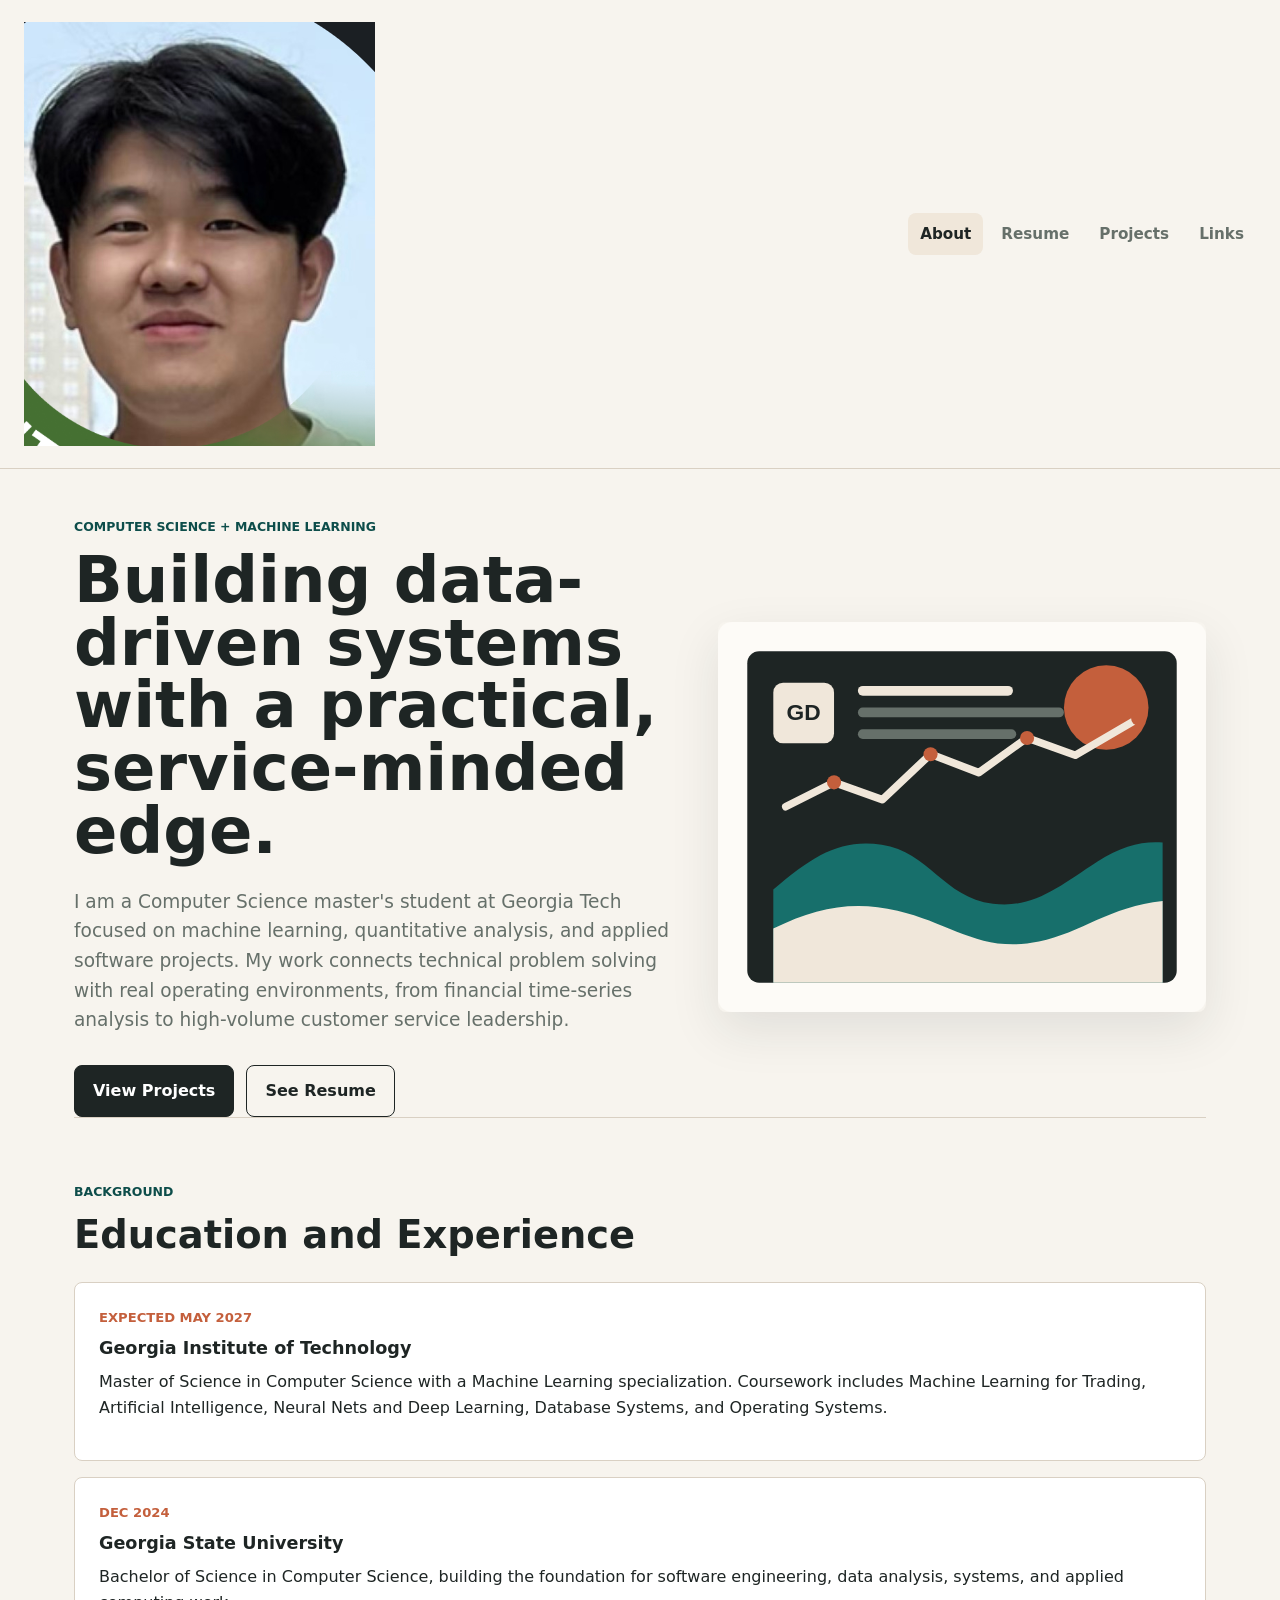
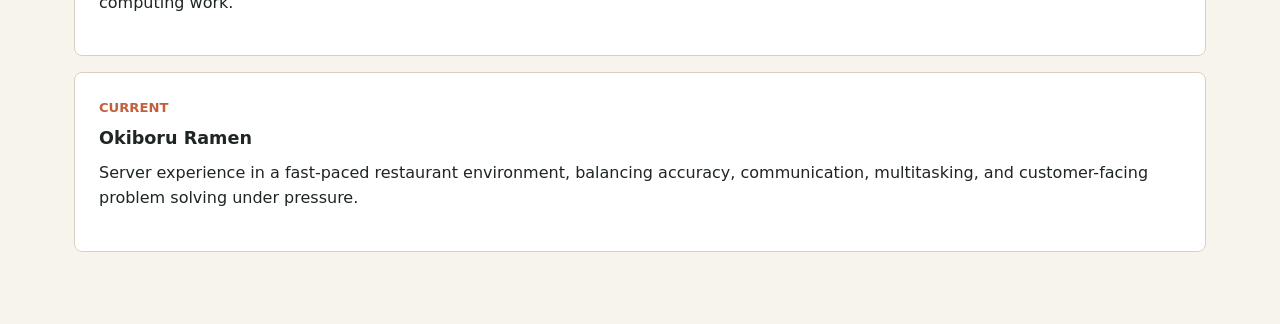
<file: index.html>
<!doctype html>
<html lang="en">
  <head>
    <meta charset="utf-8">
    <meta name="viewport" content="width=device-width, initial-scale=1">
    <title>Gene Dong | About</title>
    <meta name="description" content="Portfolio for Gene Dong, a computer science graduate student focused on machine learning, quantitative analysis, and data-driven applications.">
    <link rel="stylesheet" href="styles.css">
  </head>
  <body>
    <header class="site-header">
      <a class="brand" href="index.html" aria-label="Gene Dong home">
        <img src = "assets/quick.png" alt = 'headshot'/>
      </a>
      <nav class="nav" aria-label="Primary navigation">
        <a class="active" href="index.html">About</a>
        <a href="resume.html">Resume</a>
        <a href="projects.html">Projects</a>
        <a href="contact.html">Links</a>
      </nav>
    </header>

    <main>
      <section class="hero about-hero">
        <div class="hero-copy">
          <p class="eyebrow">Computer Science + Machine Learning</p>
          <h1>Building data-driven systems with a practical, service-minded edge.</h1>
          <p class="lead">I am a Computer Science master's student at Georgia Tech focused on machine learning, quantitative analysis, and applied software projects. My work connects technical problem solving with real operating environments, from financial time-series analysis to high-volume customer service leadership.</p>
          <div class="hero-actions">
            <a class="button primary" href="projects.html">View Projects</a>
            <a class="button secondary" href="resume.html">See Resume</a>
          </div>
        </div>
        <figure class="profile-visual" aria-label="Portfolio visual for Gene Dong">
          <img src="assets/profile-card.svg" alt="profile"/>
        </figure>
      </section>

      <section class="section">
        <div class="section-heading">
          <p class="eyebrow">Background</p>
          <h2>Education and Experience</h2>
        </div>
        <div class="timeline">
          <article class="timeline-item">
            <span class="timeline-date">Expected May 2027</span>
            <h3>Georgia Institute of Technology</h3>
            <p>Master of Science in Computer Science with a Machine Learning specialization. Coursework includes Machine Learning for Trading, Artificial Intelligence, Neural Nets and Deep Learning, Database Systems, and Operating Systems.</p>
          </article>
          <article class="timeline-item">
            <span class="timeline-date">Dec 2024</span>
            <h3>Georgia State University</h3>
            <p>Bachelor of Science in Computer Science, building the foundation for software engineering, data analysis, systems, and applied computing work.</p>
          </article>
          <article class="timeline-item">
            <span class="timeline-date">Current</span>
            <h3>Okiboru Ramen</h3>
            <p>Server experience in a fast-paced restaurant environment, balancing accuracy, communication, multitasking, and customer-facing problem solving under pressure.</p>
          </article>
        </div>
      </section>

    </main>
  </body>
</html>
</file>
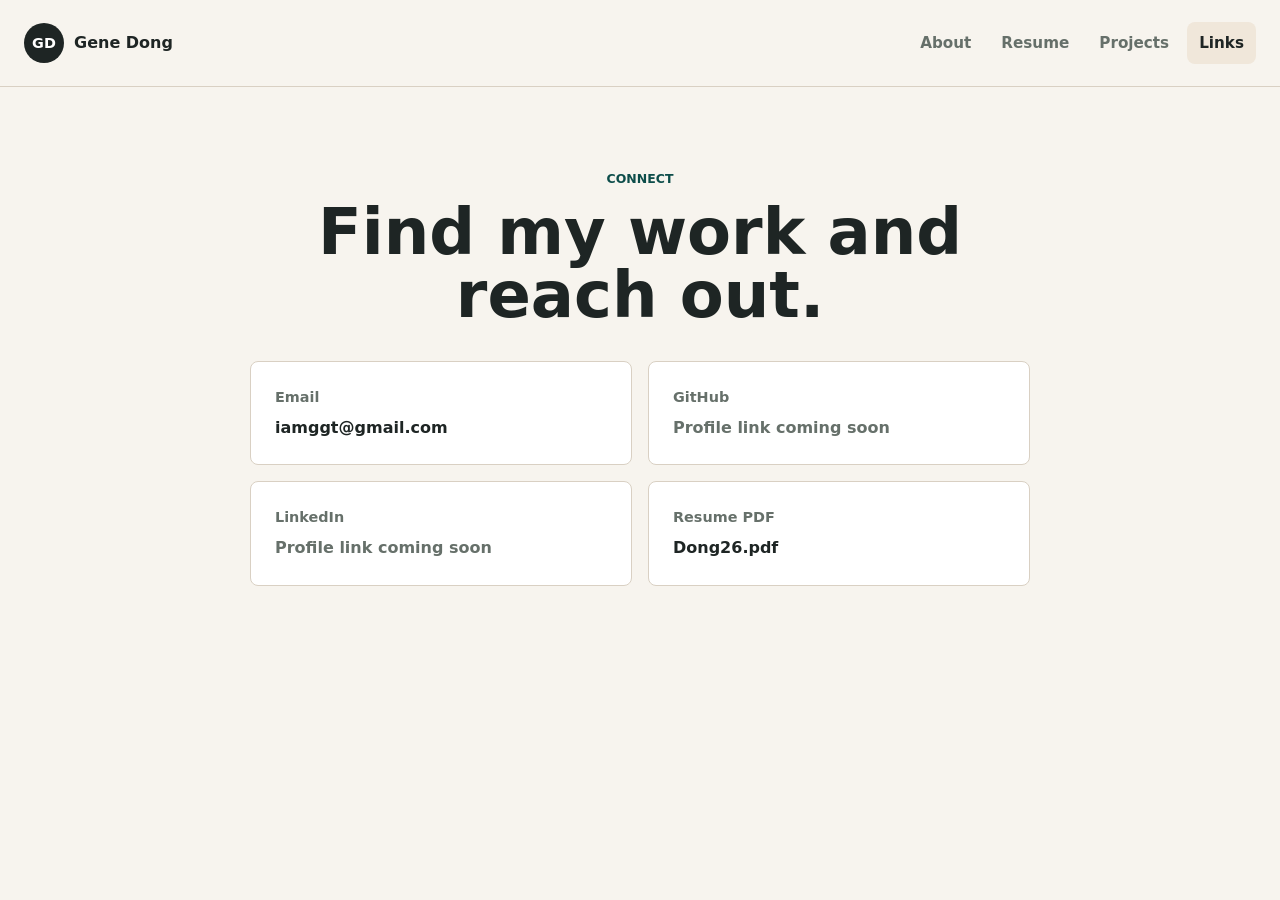
<file: contact.html>
<!doctype html>
<html lang="en">
  <head>
    <meta charset="utf-8">
    <meta name="viewport" content="width=device-width, initial-scale=1">
    <title>Gene Dong | Links</title>
    <meta name="description" content="Contact links for Gene Dong including email, GitHub, and LinkedIn.">
    <link rel="stylesheet" href="styles.css">
  </head>
  <body>
    <header class="site-header">
      <a class="brand" href="index.html" aria-label="Gene Dong home">
        <span class="brand-mark">GD</span>
        <span>Gene Dong</span>
      </a>
      <nav class="nav" aria-label="Primary navigation">
        <a href="index.html">About</a>
        <a href="resume.html">Resume</a>
        <a href="projects.html">Projects</a>
        <a class="active" href="contact.html">Links</a>
      </nav>
    </header>

    <main>
      <section class="contact-panel">
        <p class="eyebrow">Connect</p>
        <h1>Find my work and reach out.</h1>

        <div class="link-grid">
          <a class="link-card" href="mailto:iamggt@gmail.com">
            <span>Email</span>
            <strong>iamggt@gmail.com</strong>
          </a>
          <div class="link-card inactive">
            <span>GitHub</span>
            <strong>Profile link coming soon</strong>
          </div>
          <div class="link-card inactive">
            <span>LinkedIn</span>
            <strong>Profile link coming soon</strong>
          </div>
          <a class="link-card" href="/Users/genedong/Downloads/Dong26.pdf">
            <span>Resume PDF</span>
            <strong>Dong26.pdf</strong>
          </a>
        </div>
      </section>
    </main>
  </body>
</html>
</file>
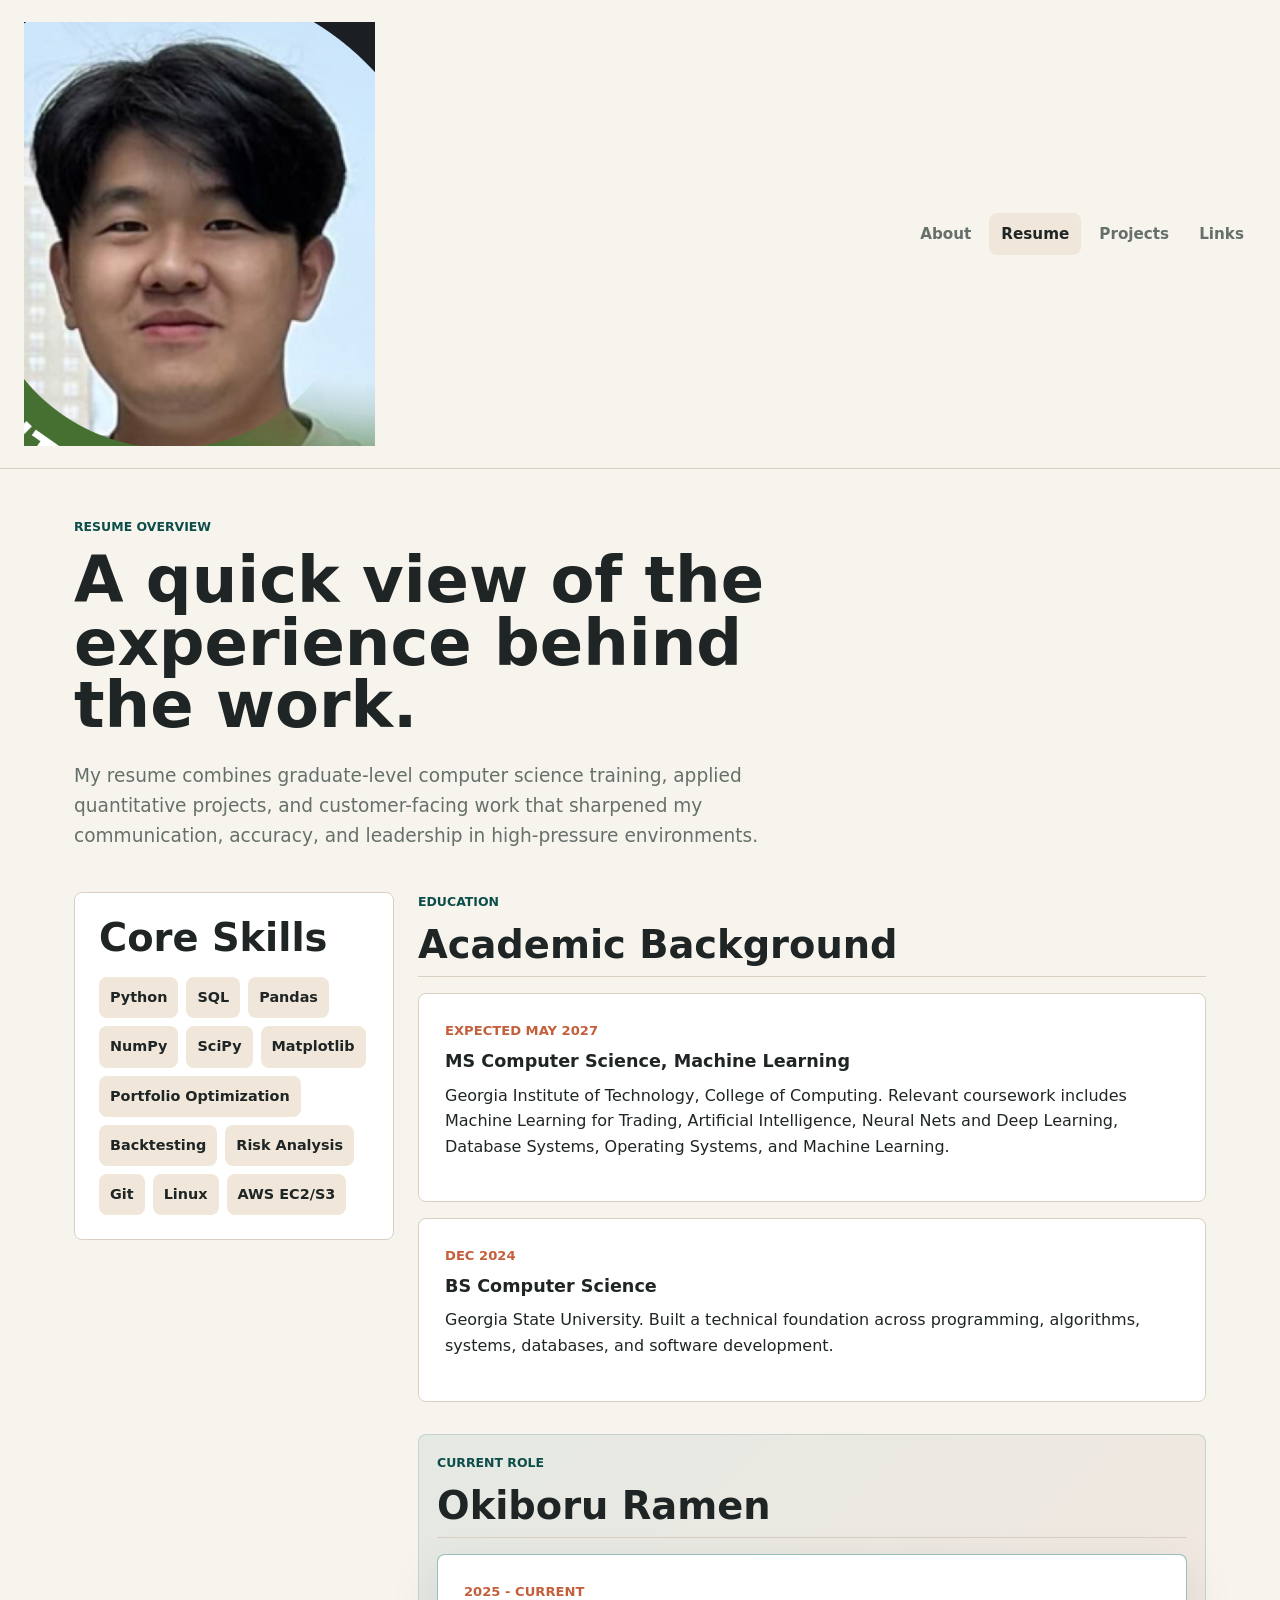
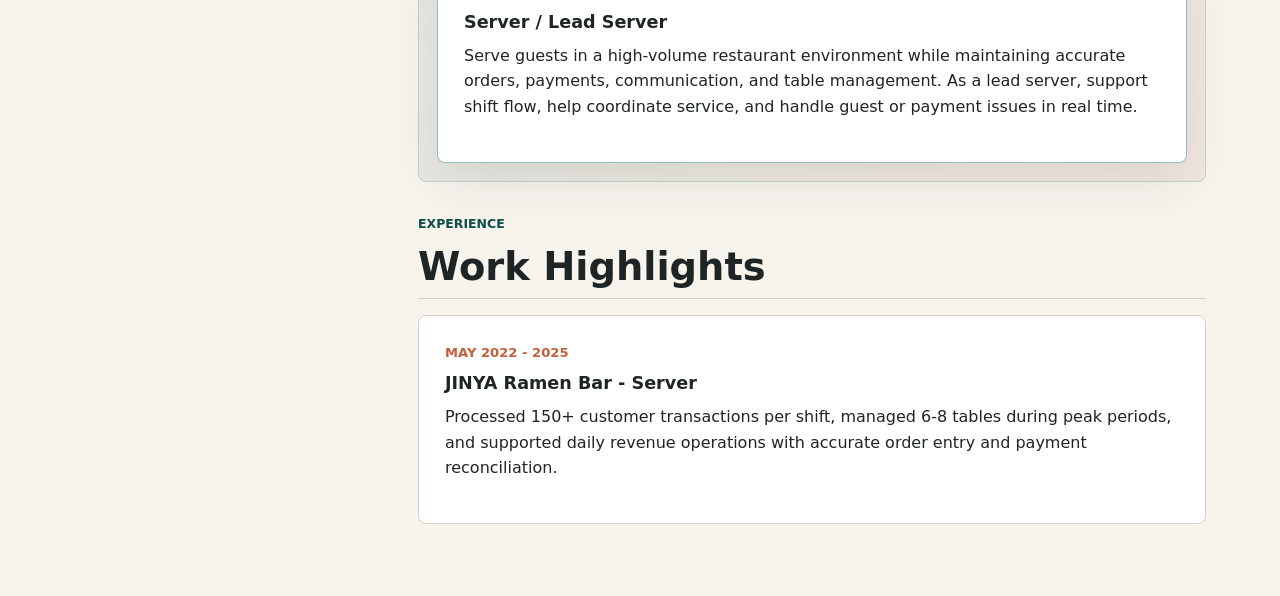
<file: resume.html>
<!doctype html>
<html lang="en">
  <head>
    <meta charset="utf-8">
    <meta name="viewport" content="width=device-width, initial-scale=1">
    <title>Gene Dong | Resume Overview</title>
    <meta name="description" content="Resume overview for Gene Dong, highlighting education, skills, work experience, and selected technical strengths.">
    <link rel="stylesheet" href="styles.css">
  </head>
  <body>
    <header class="site-header">
      <a class="brand" href="index.html" aria-label="Gene Dong home">
        <img src = "assets/quick.png" alt = 'headshot' class="brand-image">
      </a>
      <nav class="nav" aria-label="Primary navigation">
        <a href="index.html">About</a>
        <a class="active" href="resume.html">Resume</a>
        <a href="projects.html">Projects</a>
        <a href="contact.html">Links</a>
      </nav>
    </header>

    <main>
      <section class="page-intro">
        <p class="eyebrow">Resume Overview</p>
        <h1>A quick view of the experience behind the work.</h1>
        <p class="lead">My resume combines graduate-level computer science training, applied quantitative projects, and customer-facing work that sharpened my communication, accuracy, and leadership in high-pressure environments.</p>
      </section>

      <section class="resume-layout">
        <aside class="resume-sidebar">
          <h2>Core Skills</h2>
          <ul class="tag-list">
            <li>Python</li>
            <li>SQL</li>
            <li>Pandas</li>
            <li>NumPy</li>
            <li>SciPy</li>
            <li>Matplotlib</li>
            <li>Portfolio Optimization</li>
            <li>Backtesting</li>
            <li>Risk Analysis</li>
            <li>Git</li>
            <li>Linux</li>
            <li>AWS EC2/S3</li>
          </ul>
        </aside>

        <section class="resume-main" aria-label="Resume highlights">
          <section class="resume-section" aria-labelledby="education-heading">
            <div class="section-label">
              <p class="eyebrow">Education</p>
              <h2 id="education-heading">Academic Background</h2>
            </div>
            <article class="resume-card">
              <span class="resume-date">Expected May 2027</span>
              <h3>MS Computer Science, Machine Learning</h3>
              <p>Georgia Institute of Technology, College of Computing. Relevant coursework includes Machine Learning for Trading, Artificial Intelligence, Neural Nets and Deep Learning, Database Systems, Operating Systems, and Machine Learning.</p>
            </article>

            <article class="resume-card">
              <span class="resume-date">Dec 2024</span>
              <h3>BS Computer Science</h3>
              <p>Georgia State University. Built a technical foundation across programming, algorithms, systems, databases, and software development.</p>
            </article>
          </section>

          <section class="resume-section okiboru-section" aria-labelledby="okiboru-heading">
            <div class="section-label">
              <p class="eyebrow">Current Role</p>
              <h2 id="okiboru-heading">Okiboru Ramen</h2>
            </div>
            <article class="resume-card featured">
              <span class="resume-date">2025 - Current</span>
              <h3>Server / Lead Server</h3>
              <p>Serve guests in a high-volume restaurant environment while maintaining accurate orders, payments, communication, and table management. As a lead server, support shift flow, help coordinate service, and handle guest or payment issues in real time.</p>
            </article>
          </section>

          <section class="resume-section" aria-labelledby="experience-heading">
            <div class="section-label">
              <p class="eyebrow">Experience</p>
              <h2 id="experience-heading">Work Highlights</h2>
            </div>
            <article class="resume-card">
              <span class="resume-date">May 2022 - 2025</span>
              <h3>JINYA Ramen Bar - Server</h3>
              <p>Processed 150+ customer transactions per shift, managed 6-8 tables during peak periods, and supported daily revenue operations with accurate order entry and payment reconciliation.</p>
            </article>
          </section>
        </section>
      </section>
    </main>
  </body>
</html>
</file>
<file: styles.css>
:root {
  --bg: #f7f4ee;
  --surface: #ffffff;
  --surface-strong: #f0e7da;
  --text: #1e2524;
  --muted: #66706a;
  --line: #d9d0c3;
  --accent: #176f6b;
  --accent-dark: #0d4d4a;
  --warm: #c45f3c;
  --shadow: 0 18px 50px rgba(30, 37, 36, 0.1);
}

* {
  box-sizing: border-box;
}

body {
  margin: 0;
  background: var(--bg);
  color: var(--text);
  font-family: Inter, ui-sans-serif, system-ui, -apple-system, BlinkMacSystemFont, "Segoe UI", sans-serif;
  line-height: 1.6;
}

a {
  color: inherit;
}

.site-header {
  align-items: center;
  border-bottom: 1px solid var(--line);
  
  display: flex;
  justify-content: space-between;
  margin: 0 auto;

  padding: 22px 24px;
}

.brand {
  align-items: center;
  display: flex;
  font-weight: 800;
  gap: 10px;
  text-decoration: none;
}

.brand-mark {
  align-items: center;
  background: var(--text);
  border-radius: 50%;
  color: white;
  display: inline-flex;
  font-size: 0.9rem;
  height: 25px;
  justify-content: center;
  width: 25px;
}
.brand-mark img {
  width: 100%;
  height: 100%;
  object-fit: cover; 
}
.brand-mark {
  width: 40px;
  height: 40px;
  border-radius: 50%;
  
  overflow: hidden;
  
  display: flex;
  justify-content: center;
  align-items: center;
}

.brand-mark img {
  width: 100%;
  height: 100%;
  object-fit: cover;
}

.nav {
  display: flex;
  gap: 6px;
}

.nav a {
  border-radius: 8px;
  color: var(--muted);
  font-size: 0.95rem;
  font-weight: 700;
  padding: 9px 12px;
  text-decoration: none;
}

.nav a:hover,
.nav a.active {
  background: var(--surface-strong);
  color: var(--text);
}

main {
  margin: 0 auto;
  max-width: 1180px;
  padding: 48px 24px 72px;
}

.hero {
  align-items: center;
  display: grid;
  gap: 48px;
  grid-template-columns: minmax(0, 1.1fr) minmax(320px, 0.9fr);
  min-height: 540px;
}

.hero-copy,
.page-intro,
.contact-panel {
  max-width: 780px;
}

.eyebrow {
  color: var(--accent-dark);
  font-size: 0.78rem;
  font-weight: 900;
  letter-spacing: 0;
  margin: 0 0 12px;
  text-transform: uppercase;
}

h1,
h2,
h3,
p {
  margin-top: 0;
}

h1 {
  font-size: clamp(2.45rem, 5vw, 5.2rem);
  letter-spacing: 0;
  line-height: 0.98;
  margin-bottom: 24px;
  max-width: 920px;
}

h2 {
  font-size: clamp(1.6rem, 3vw, 2.4rem);
  letter-spacing: 0;
  line-height: 1.1;
  margin-bottom: 18px;
}

h3 {
  font-size: 1.1rem;
  letter-spacing: 0;
  line-height: 1.2;
  margin-bottom: 10px;
}

.lead {
  color: var(--muted);
  font-size: 1.16rem;
  max-width: 720px;
}

.hero-actions {
  display: flex;
  flex-wrap: wrap;
  gap: 12px;
  margin-top: 30px;
}

.button {
  border: 1px solid var(--text);
  border-radius: 8px;
  font-weight: 800;
  padding: 12px 18px;
  text-decoration: none;
}

.button.primary {
  background: var(--text);
  color: white;
}

.button.secondary {
  background: transparent;
}

.profile-visual {
  margin: 0;
}

.profile-visual img {
  border-radius: 8px;
  box-shadow: var(--shadow);
  display: block;
  height: auto;
  width: 100%;
}

.section {
  border-top: 1px solid var(--line);
  padding: 64px 0 0;
}

.section + .section {
  margin-top: 64px;
}

.section-heading {
  margin-bottom: 26px;
  max-width: 720px;
}

.timeline {
  display: grid;
  gap: 16px;
}

.timeline-item,
.resume-card,
.project-card,
.link-card,
.focus-grid article,
.resume-sidebar {
  background: var(--surface);
  border: 1px solid var(--line);
  border-radius: 8px;
}

.timeline-item {
  padding: 24px;
  transition: all 0.2s ease; 
}
.timeline-item:hover {
  background: var(--surface-strong); 
  border-color: var(--accent);       
  cursor: pointer;                  
  transform: translateY(-2px);       
}

.timeline-date,
.resume-date,
.project-meta {
  color: var(--warm);
  display: block;
  font-size: 0.82rem;
  font-weight: 900;
  margin-bottom: 10px;
  text-transform: uppercase;
}

.project-card {
  display: grid;
  gap: 24px;
  grid-template-columns: 220px 1fr;
  overflow: hidden;
  padding: 18px;
  background: var(--surface);
  border: 1px solid var(--line);
  border-radius: 8px;
  transition: all 0.2s ease;
}

.project-card:hover {
  background: var(--surface-strong);
  border-color: var(--accent);
  cursor: pointer;
  transform: translateY(-4px);
}
.page-intro {
  margin-bottom: 42px;
}

.resume-layout {
  align-items: start;
  display: grid;
  gap: 24px;
  grid-template-columns: 320px 1fr;
}

.resume-sidebar {
  padding: 24px;
  position: sticky;
  top: 24px;
}

.tag-list {
  display: flex;
  flex-wrap: wrap;
  gap: 8px;
  list-style: none;
  margin: 0;
  padding: 0;
}

.tag-list li {
  background: var(--surface-strong);
  border-radius: 8px;
  font-size: 0.9rem;
  font-weight: 800;
  padding: 8px 10px;
}

.tag-list li {
  background: var(--surface-strong);
  border-radius: 8px;
  font-size: 0.9rem;
  font-weight: 800;
  padding: 8px 10px;
  

  cursor: pointer;
  transition: all 0.2s ease;
  border: 1px solid transparent; 
}

.tag-list li:hover {
  background: var(--surface);       
  border: 1px solid var(--accent);  
  color: var(--accent-dark);        
  transform: translateY(-2px);     
}
.resume-main {
  display: grid;
  gap: 32px;
}

.resume-section {
  display: grid;
  gap: 16px;
}

.section-label {
  border-bottom: 1px solid var(--line);
  padding-bottom: 10px;
}

.section-label h2 {
  margin-bottom: 0;
}

.resume-card {
  padding: 26px;
}

.resume-card.featured {
  border-color: rgba(23, 111, 107, 0.45);
  box-shadow: var(--shadow);
}

.okiboru-section {
  background: linear-gradient(135deg, rgba(23, 111, 107, 0.08), rgba(196, 95, 60, 0.08));
  border: 1px solid rgba(23, 111, 107, 0.18);
  border-radius: 8px;
  padding: 18px;
}

.project-grid {
  display : grid;
  gap: 18px;
}

.project-card {
  display: grid;
  gap: 24px;
  grid-template-columns: 220px 1fr;
  overflow: hidden;
  padding: 18px;
}

.project-card img {
  background: var(--surface-strong);
  border-radius: 8px;
  display: block;
  height: 100%;
  min-height: 190px;
  object-fit: cover;
  width: 100%;
}

.project-card ul {
  color: var(--muted);
  margin-bottom: 0;
  padding-left: 20px;
}

.contact-panel {
  margin: 34px auto 0;
  text-align: center;
}

.contact-panel .lead {
  margin-left: auto;
  margin-right: auto;
}

.link-grid {
  display: grid;
  gap: 16px;
  grid-template-columns: repeat(2, 1fr);
  margin-top: 34px;
  text-align: left;
}

.link-card {
  padding: 24px;
  text-decoration: none;
}

.link-card:hover {
  border-color: var(--accent);
  box-shadow: var(--shadow);
}

.link-card.inactive {
  color: var(--muted);
}

.link-card.inactive:hover {
  border-color: var(--line);
  box-shadow: none;
}

.link-card span {
  color: var(--muted);
  display: block;
  font-size: 0.9rem;
  font-weight: 800;
  margin-bottom: 6px;
}

.link-card strong {
  overflow-wrap: anywhere;
}

@media (max-width: 860px) {
  .site-header {
    align-items: flex-start;
    flex-direction: column;
    gap: 18px;
  }

  .nav {
    flex-wrap: wrap;
  }

  .hero,
  .resume-layout,
  .project-card,
  .link-grid {
    grid-template-columns: 1fr;
  }

  .hero {
    min-height: auto;
  }

  .resume-sidebar {
    position: static;
  }
}

@media (max-width: 520px) {
  main {
    padding-top: 32px;
  }

  h1 {
    font-size: 2.35rem;
  }

  .nav a {
    padding-left: 9px;
    padding-right: 9px;
  }

  .project-card {
    padding: 12px;
  }
}
</file>
